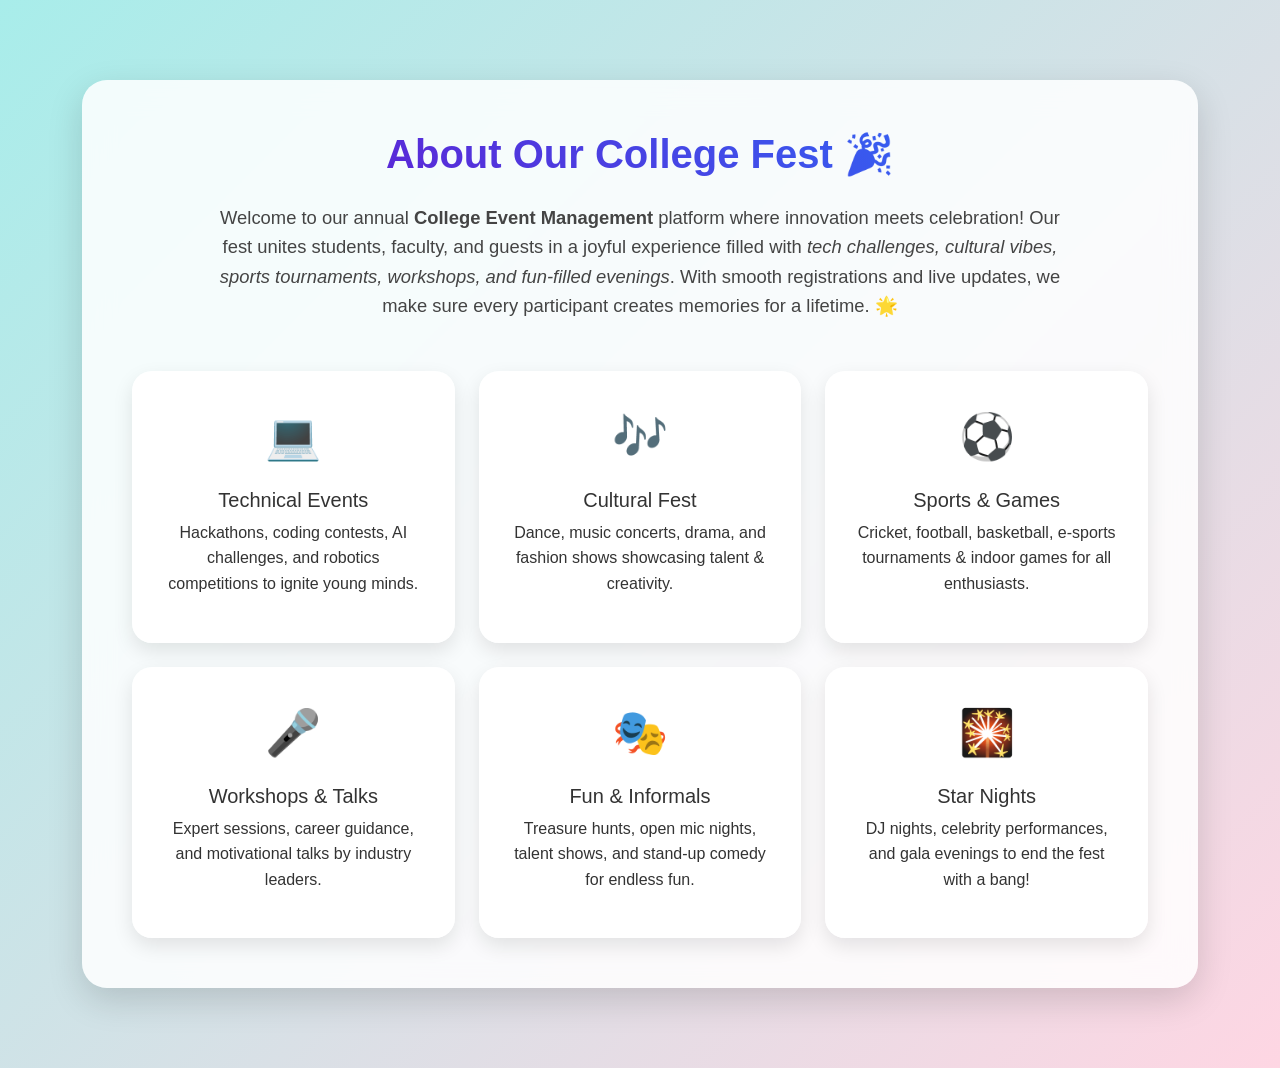
<file: about.html>
<!DOCTYPE html>
<html lang="en">
<head>
  <meta charset="UTF-8">
  <meta name="viewport" content="width=device-width, initial-scale=1">
  <title>About Us | College Event Management</title>

  <!-- Bootstrap -->
  <link href="https://cdn.jsdelivr.net/npm/bootstrap@5.3.3/dist/css/bootstrap.min.css" rel="stylesheet">

  <style>
    body {
      margin: 0;
      font-family: 'Segoe UI', Tahoma, Geneva, Verdana, sans-serif;
      background: linear-gradient(135deg, #a8edea, #fed6e3); /* fresh modern gradient */
      color: #333;
      line-height: 1.6;
    }

    .about-section {
      padding: 80px 20px;
    }

    .about-box {
      background: rgba(255, 255, 255, 0.85);
      backdrop-filter: blur(15px);
      border-radius: 25px;
      box-shadow: 0 12px 35px rgba(0,0,0,0.15);
      padding: 50px;
      animation: fadeIn 1.2s ease-in-out;
    }

    .about-title {
      text-align: center;
      font-weight: 800;
      font-size: 2.5rem;
      margin-bottom: 25px;
      background: linear-gradient(45deg, #6a11cb, #2575fc);
      -webkit-background-clip: text;
      -webkit-text-fill-color: transparent;
    }

    .about-text {
      text-align: center;
      max-width: 850px;
      margin: 0 auto 50px;
      font-size: 1.15rem;
      color: #444;
    }

    .feature-card {
      background: rgba(255, 255, 255, 0.95);
      border-radius: 20px;
      padding: 30px;
      text-align: center;
      box-shadow: 0 8px 20px rgba(0,0,0,0.1);
      transition: transform 0.4s ease, box-shadow 0.4s ease;
      height: 100%;
    }

    .feature-card:hover {
      transform: translateY(-10px) scale(1.03);
      box-shadow: 0 15px 35px rgba(0,0,0,0.25);
    }

    .feature-icon {
      font-size: 45px;
      margin-bottom: 15px;
      color: #2575fc;
    }

    @keyframes fadeIn {
      from {opacity: 0; transform: translateY(20px);}
      to {opacity: 1; transform: translateY(0);}
    }
  </style>
</head>
<body>

  <section class="about-section">
    <div class="container">
      <div class="about-box">
        <h2 class="about-title">About Our College Fest 🎉</h2>
        <p class="about-text">
          Welcome to our annual <strong>College Event Management</strong> platform where innovation meets celebration!  
          Our fest unites students, faculty, and guests in a joyful experience filled with <em>tech challenges, cultural vibes, sports tournaments, workshops, and fun-filled evenings</em>.  
          With smooth registrations and live updates, we make sure every participant creates memories for a lifetime. 🌟
        </p>

        <div class="row g-4">
          <div class="col-md-4">
            <div class="feature-card">
              <div class="feature-icon">💻</div>
              <h5>Technical Events</h5>
              <p>Hackathons, coding contests, AI challenges, and robotics competitions to ignite young minds.</p>
            </div>
          </div>

          <div class="col-md-4">
            <div class="feature-card">
              <div class="feature-icon">🎶</div>
              <h5>Cultural Fest</h5>
              <p>Dance, music concerts, drama, and fashion shows showcasing talent & creativity.</p>
            </div>
          </div>

          <div class="col-md-4">
            <div class="feature-card">
              <div class="feature-icon">⚽</div>
              <h5>Sports & Games</h5>
              <p>Cricket, football, basketball, e-sports tournaments & indoor games for all enthusiasts.</p>
            </div>
          </div>

          <div class="col-md-4">
            <div class="feature-card">
              <div class="feature-icon">🎤</div>
              <h5>Workshops & Talks</h5>
              <p>Expert sessions, career guidance, and motivational talks by industry leaders.</p>
            </div>
          </div>

          <div class="col-md-4">
            <div class="feature-card">
              <div class="feature-icon">🎭</div>
              <h5>Fun & Informals</h5>
              <p>Treasure hunts, open mic nights, talent shows, and stand-up comedy for endless fun.</p>
            </div>
          </div>

          <div class="col-md-4">
            <div class="feature-card">
              <div class="feature-icon">🎇</div>
              <h5>Star Nights</h5>
              <p>DJ nights, celebrity performances, and gala evenings to end the fest with a bang!</p>
            </div>
          </div>
        </div>

      </div>
    </div>
  </section>

  <!-- Bootstrap JS -->
  <script src="https://cdn.jsdelivr.net/npm/bootstrap@5.3.3/dist/js/bootstrap.bundle.min.js"></script>
</body>
</html>
</file>
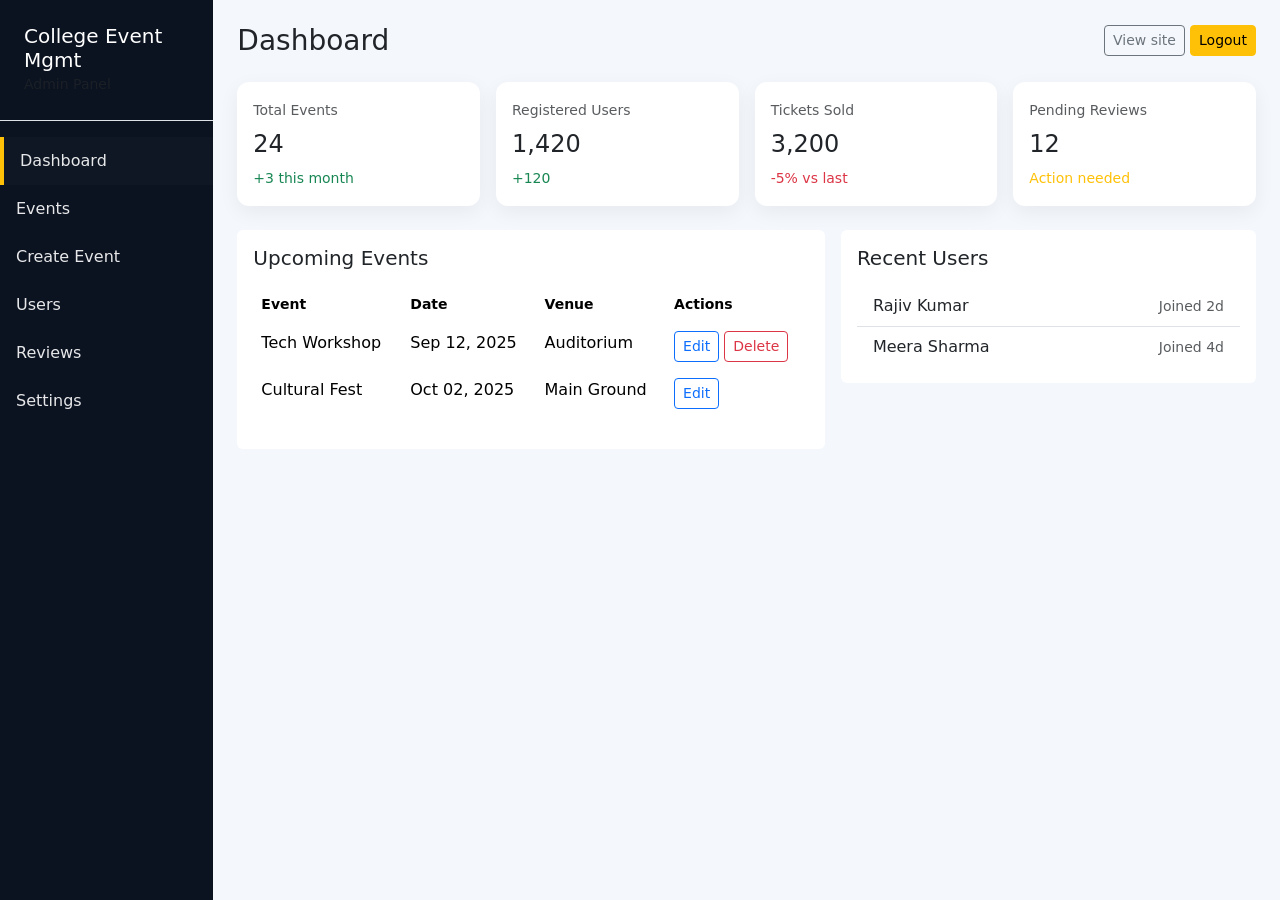
<file: admin dask.html>
<!doctype html>
<html lang="en">
<head>
  <meta charset="utf-8" />
  <meta name="viewport" content="width=device-width,initial-scale=1" />
  <title>Admin — College Event Management</title>
  <link href="https://cdn.jsdelivr.net/npm/bootstrap@5.3.2/dist/css/bootstrap.min.css" rel="stylesheet">
  <style>
    body { background:#f4f7fb; }
    .sidebar { min-height:100vh; background:#0b1220; color:#fff; }
    .sidebar a { color:rgba(255,255,255,.9); text-decoration:none; display:block; padding:.75rem 1rem; }
    .sidebar a.active { background:#0f1724; border-left:4px solid #ffc107; }
    .stat-card { border-radius:12px; box-shadow:0 6px 20px rgba(24,39,75,.06); }
    .table-wrap { max-height:320px; overflow:auto; }
    @media (max-width:768px){ .sidebar{min-height:auto} }
  </style>
</head>
<body>
<div class="container-fluid">
  <div class="row">
    <!-- Sidebar -->
    <nav class="col-lg-2 sidebar p-0">
      <div class="p-4 border-bottom">
        <h5 class="mb-0">College Event Mgmt</h5>
        <small class="text-muted">Admin Panel</small>
      </div>
      <div class="pt-3">
        <a href="#" class="active">Dashboard</a>
        <a href="#">Events</a>
        <a href="#">Create Event</a>
        <a href="#">Users</a>
        <a href="#">Reviews</a>
        <a href="#">Settings</a>
      </div>
    </nav>

    <!-- Main -->
    <main class="col-lg-10 p-4">
      <div class="d-flex justify-content-between align-items-center mb-4">
        <h3 class="m-0">Dashboard</h3>
        <div>
          <button class="btn btn-outline-secondary btn-sm">View site</button>
          <button class="btn btn-warning btn-sm">Logout</button>
        </div>
      </div>

      <!-- Stats -->
      <div class="row g-3 mb-4">
        <div class="col-sm-6 col-md-3">
          <div class="p-3 stat-card bg-white">
            <small class="text-muted">Total Events</small>
            <h4 class="mt-2">24</h4>
            <small class="text-success">+3 this month</small>
          </div>
        </div>
        <div class="col-sm-6 col-md-3">
          <div class="p-3 stat-card bg-white">
            <small class="text-muted">Registered Users</small>
            <h4 class="mt-2">1,420</h4>
            <small class="text-success">+120</small>
          </div>
        </div>
        <div class="col-sm-6 col-md-3">
          <div class="p-3 stat-card bg-white">
            <small class="text-muted">Tickets Sold</small>
            <h4 class="mt-2">3,200</h4>
            <small class="text-danger">-5% vs last</small>
          </div>
        </div>
        <div class="col-sm-6 col-md-3">
          <div class="p-3 stat-card bg-white">
            <small class="text-muted">Pending Reviews</small>
            <h4 class="mt-2">12</h4>
            <small class="text-warning">Action needed</small>
          </div>
        </div>
      </div>

      <!-- Recent events + users -->
      <div class="row g-3">
        <div class="col-lg-7">
          <div class="p-3 bg-white rounded">
            <h5>Upcoming Events</h5>
            <div class="table-wrap mt-3">
              <table class="table table-borderless table-hover">
                <thead class="small text-muted">
                  <tr><th>Event</th><th>Date</th><th>Venue</th><th>Actions</th></tr>
                </thead>
                <tbody>
                  <tr>
                    <td>Tech Workshop</td>
                    <td>Sep 12, 2025</td>
                    <td>Auditorium</td>
                    <td>
                      <button class="btn btn-sm btn-outline-primary">Edit</button>
                      <button class="btn btn-sm btn-outline-danger">Delete</button>
                    </td>
                  </tr>
                  <tr>
                    <td>Cultural Fest</td>
                    <td>Oct 02, 2025</td>
                    <td>Main Ground</td>
                    <td><button class="btn btn-sm btn-outline-primary">Edit</button></td>
                  </tr>
                  <!-- more rows -->
                </tbody>
              </table>
            </div>
          </div>
        </div>

        <div class="col-lg-5">
          <div class="p-3 bg-white rounded">
            <h5>Recent Users</h5>
            <ul class="list-group list-group-flush mt-3">
              <li class="list-group-item d-flex justify-content-between align-items-center">
                Rajiv Kumar <span class="small text-muted">Joined 2d</span>
              </li>
              <li class="list-group-item d-flex justify-content-between align-items-center">
                Meera Sharma <span class="small text-muted">Joined 4d</span>
              </li>
              <!-- more -->
            </ul>
          </div>
        </div>
      </div>

    </main>
  </div>
</div>

<script src="https://cdn.jsdelivr.net/npm/bootstrap@5.3.2/dist/js/bootstrap.bundle.min.js"></script>
</body>
</html>
</file>
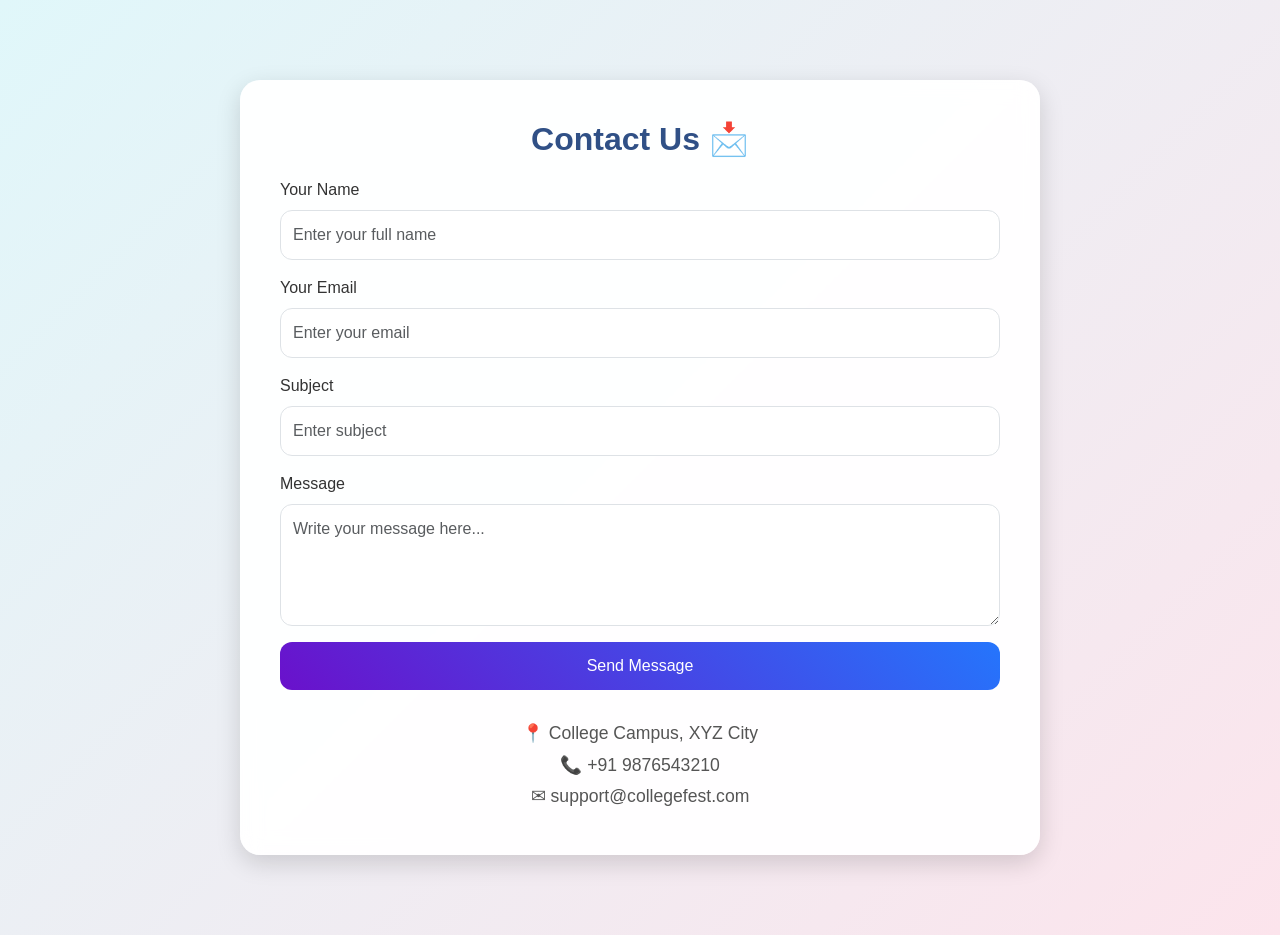
<file: contactus.html>
<!DOCTYPE html>
<html lang="en">
<head>
  <meta charset="UTF-8">
  <meta name="viewport" content="width=device-width, initial-scale=1">
  <title>Contact Us | College Event Management</title>

  <!-- Bootstrap -->
  <link href="https://cdn.jsdelivr.net/npm/bootstrap@5.3.3/dist/css/bootstrap.min.css" rel="stylesheet">

  <style>
    body {
      margin: 0;
      font-family: 'Segoe UI', Tahoma, Geneva, Verdana, sans-serif;
      background: linear-gradient(135deg, #e0f7fa, #fce4ec); /* peaceful gradient */
      color: #333;
    }

    .contact-section {
      padding: 80px 20px;
    }

    .contact-box {
      background: rgba(255, 255, 255, 0.95);
      backdrop-filter: blur(10px);
      border-radius: 20px;
      box-shadow: 0 8px 25px rgba(0,0,0,0.15);
      padding: 40px;
      max-width: 800px;
      margin: auto;
    }

    .contact-title {
      text-align: center;
      font-weight: 700;
      font-size: 2rem;
      margin-bottom: 20px;
      color: #305086;
    }

    .form-control, .btn {
      border-radius: 12px;
      padding: 12px;
      font-size: 1rem;
    }

    .btn-primary {
      background: linear-gradient(45deg, #6a11cb, #2575fc);
      border: none;
      transition: 0.3s;
    }

    .btn-primary:hover {
      background: linear-gradient(45deg, #2575fc, #6a11cb);
      transform: translateY(-2px);
    }

    .contact-info {
      margin-top: 30px;
      text-align: center;
      font-size: 1.1rem;
      color: #555;
    }

    .contact-info p {
      margin: 5px 0;
    }
  </style>
</head>
<body>

  <section class="contact-section">
    <div class="contact-box">
      <h2 class="contact-title">Contact Us 📩</h2>
      <form>
        <div class="mb-3">
          <label for="name" class="form-label">Your Name</label>
          <input type="text" class="form-control" id="name" placeholder="Enter your full name" required>
        </div>
        <div class="mb-3">
          <label for="email" class="form-label">Your Email</label>
          <input type="email" class="form-control" id="email" placeholder="Enter your email" required>
        </div>
        <div class="mb-3">
          <label for="subject" class="form-label">Subject</label>
          <input type="text" class="form-control" id="subject" placeholder="Enter subject" required>
        </div>
        <div class="mb-3">
          <label for="message" class="form-label">Message</label>
          <textarea class="form-control" id="message" rows="4" placeholder="Write your message here..." required></textarea>
        </div>
        <button type="submit" class="btn btn-primary w-100">Send Message</button>
      </form>

      <div class="contact-info">
        <p>📍 College Campus, XYZ City</p>
        <p>📞 ‪+91 9876543210‬</p>
        <p>✉ support@collegefest.com</p>
      </div>
    </div>
  </section>

  <!-- Bootstrap JS -->
  <script src="https://cdn.jsdelivr.net/npm/bootstrap@5.3.3/dist/js/bootstrap.bundle.min.js"></script>
</body>
</html>
</file>
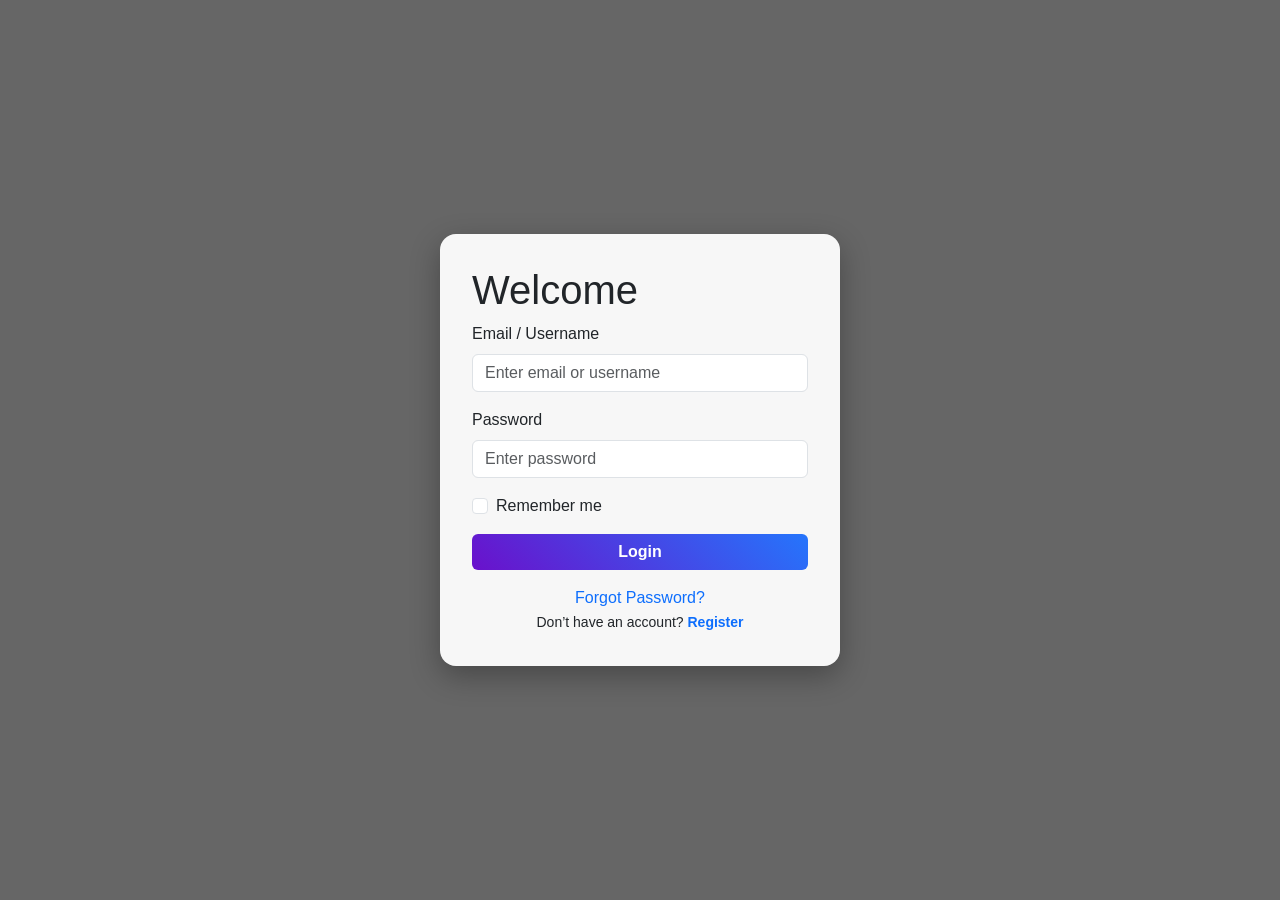
<file: login.html>
<!DOCTYPE html>
<html lang="en">
<head>
  <meta charset="UTF-8">
  <meta name="viewport" content="width=device-width, initial-scale=1">
  <title>Login Page</title>

  <!-- Bootstrap CSS -->
  <link href="https://cdn.jsdelivr.net/npm/bootstrap@5.3.3/dist/css/bootstrap.min.css" rel="stylesheet">

  <style>
    body {
      min-height: 100vh;
      margin: 0;
      font-family: 'Segoe UI', Tahoma, Geneva, Verdana, sans-serif;

      /* Background image with overlay */
      background: url('https://images.unsplash.com/photo-1508780709619-79562169bc64?auto=format&fit=crop&w=1920&q=80') no-repeat center center/cover;
      position: relative;
    }

    body::before {
      content: "";
      position: absolute;
      top: 0; left: 0; right: 0; bottom: 0;
      background: rgba(0, 0, 0, 0.6); /* dark overlay */
      z-index: 0;
    }

    .login-box {
      position: relative;
      z-index: 1;
      background: rgba(255, 255, 255, 0.95);
      padding: 2rem;
      border-radius: 1rem;
      box-shadow: 0 10px 30px rgba(0,0,0,0.3);
      width: 100%;
      max-width: 400px;
      animation: fadeIn 1s ease-in-out;
    }

    .login-box h2 {
      text-align: center;
      margin-bottom: 1.5rem;
      color: #222;
      font-weight: bold;
    }

    .btn-primary {
      background: linear-gradient(45deg, #6a11cb, #2575fc);
      border: none;
      font-weight: bold;
      transition: transform 0.2s;
    }

    .btn-primary:hover {
      transform: scale(1.05);
      background: linear-gradient(45deg, #2575fc, #6a11cb);
    }

    .login-container {
      display: flex;
      align-items: center;
      justify-content: center;
      min-height: 100vh;
    }

    @keyframes fadeIn {
      from {opacity: 0; transform: translateY(-20px);}
      to {opacity: 1; transform: translateY(0);}
    }
  </style>
</head>
<body>
  <div class="login-container">
    <div class="login-box">
      <h1>Welcome </h1>
      <form>
        <!-- Username / Email -->
        <div class="mb-3">
          <label for="username" class="form-label">Email / Username</label>
          <input type="text" class="form-control" id="username" placeholder="Enter email or username" required>
        </div>

        <!-- Password -->
        <div class="mb-3">
          <label for="password" class="form-label">Password</label>
          <input type="password" class="form-control" id="password" placeholder="Enter password" required>
        </div>

        <!-- Remember me -->
        <div class="mb-3 form-check">
          <input type="checkbox" class="form-check-input" id="remember">
          <label class="form-check-label" for="remember">Remember me</label>
        </div>

        <!-- Submit button -->
        <button type="submit" class="btn btn-primary w-100">Login</button>

        <!-- Extra links -->
        <div class="mt-3 text-center">
          <a href="#" class="text-decoration-none">Forgot Password?</a><br>
          <small>Don’t have an account? <a href="#" class="text-decoration-none fw-bold">Register</a></small>
        </div>
      </form>
    </div>
  </div>

  <!-- Bootstrap JS -->
  <script src="https://cdn.jsdelivr.net/npm/bootstrap@5.3.3/dist/js/bootstrap.bundle.min.js"></script>
</body>
</html>
</file>
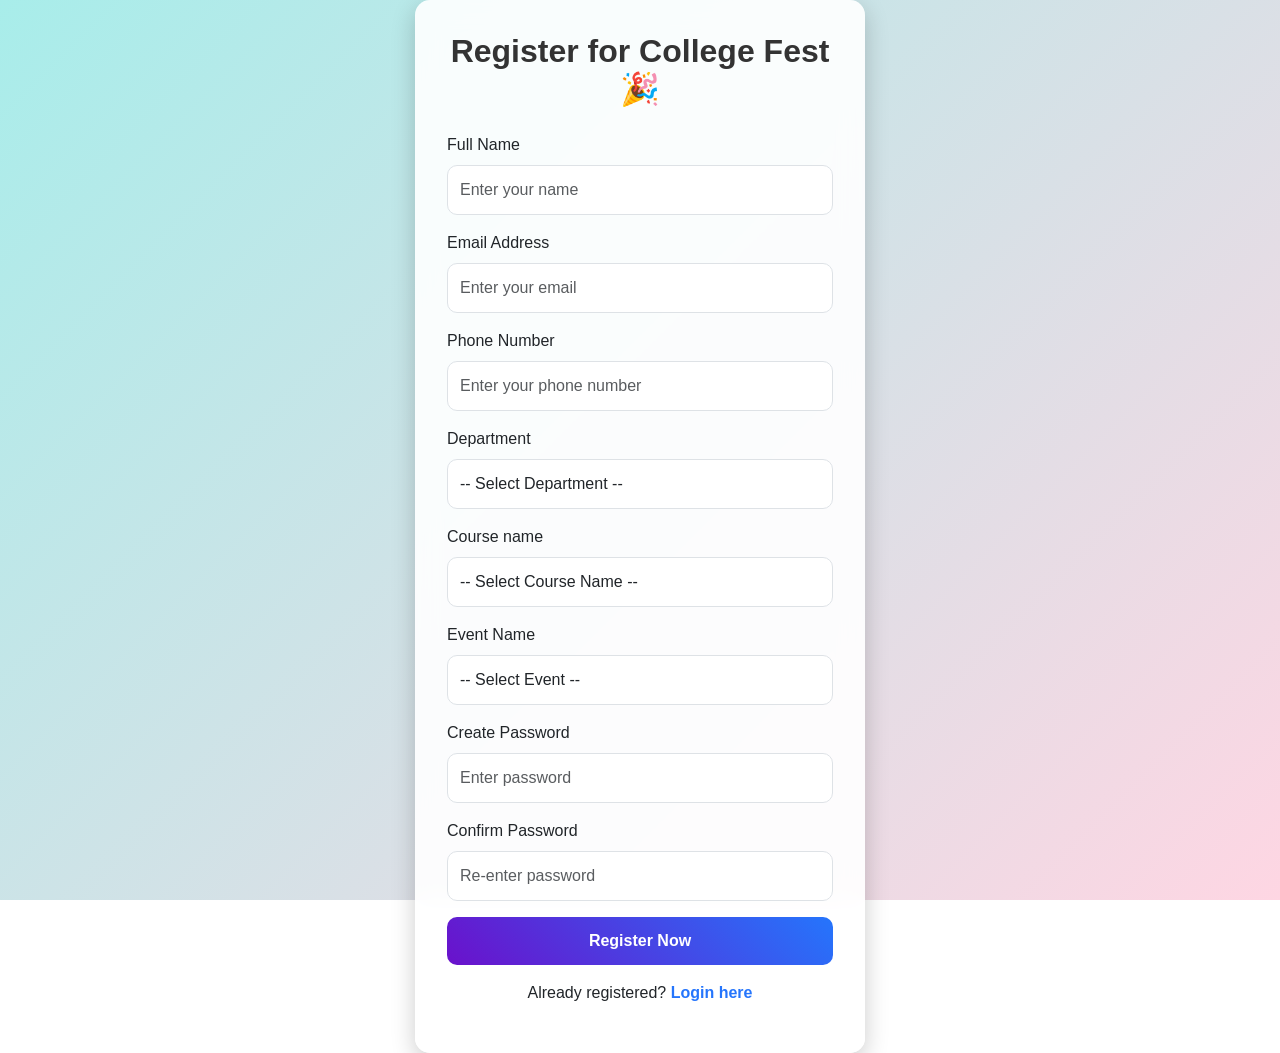
<file: register.html>
<!DOCTYPE html>
<html lang="en">
<head>
  <meta charset="UTF-8">
  <meta name="viewport" content="width=device-width, initial-scale=1">
  <title>Register | College Event</title>

  <!-- Bootstrap -->
  <link href="https://cdn.jsdelivr.net/npm/bootstrap@5.3.3/dist/css/bootstrap.min.css" rel="stylesheet">

  <style>
    /* Peaceful background */
    body {
      margin: 0;
      font-family: 'Segoe UI', Tahoma, Geneva, Verdana, sans-serif;
      min-height: 100vh;
      display: flex;
      justify-content: center;
      align-items: center;
      background: linear-gradient(135deg, #a8edea 0%, #fed6e3 100%);
      background-attachment: fixed;
    }

    /* Glass form box */
    .register-box {
      background: rgba(255, 255, 255, 0.9);
      backdrop-filter: blur(12px);
      padding: 2rem;
      border-radius: 15px;
      box-shadow: 0 8px 25px rgba(0,0,0,0.2);
      width: 100%;
      max-width: 450px;
      animation: fadeIn 1s ease-in-out;
    }

    .register-box h2 {
      text-align: center;
      font-weight: 700;
      color: #333;
      margin-bottom: 1.5rem;
    }

    /* Form controls */
    .form-control {
      border-radius: 10px;
      padding: 12px;
    }

    /* Button styling */
    .btn-register {
      background: linear-gradient(45deg, #6a11cb, #2575fc);
      border: none;
      border-radius: 10px;
      padding: 12px;
      font-size: 1rem;
      font-weight: bold;
      color: #fff;
      transition: transform 0.2s, box-shadow 0.2s;
    }

    .btn-register:hover {
      transform: translateY(-3px);
      box-shadow: 0 6px 20px rgba(0,0,0,0.2);
      background: linear-gradient(45deg, #2575fc, #6a11cb);
    }

    /* Extra links */
    .extra-links {
      text-align: center;
      margin-top: 15px;
    }

    .extra-links a {
      text-decoration: none;
      font-weight: bold;
      color: #2575fc;
    }

    .extra-links a:hover {
      text-decoration: underline;
    }

    /* Animation */
    @keyframes fadeIn {
      from {opacity: 0; transform: translateY(-20px);}
      to {opacity: 1; transform: translateY(0);}
    }
  </style>
</head>
<body>

  <div class="register-box">
    <h2>Register for College Fest 🎉</h2>
    <form>
      <!-- Full Name -->
      <div class="mb-3">
        <label for="fullname" class="form-label">Full Name</label>
        <input type="text" class="form-control" id="fullname" placeholder="Enter your name" required>
      </div>

      <!-- Email -->
      <div class="mb-3">
        <label for="email" class="form-label">Email Address</label>
        <input type="email" class="form-control" id="email" placeholder="Enter your email" required>
      </div>

      <!-- Phone -->
      <div class="mb-3">
        <label for="phone" class="form-label">Phone Number</label>
        <input type="tel" class="form-control" id="phone" placeholder="Enter your phone number" required>
      </div>

      <!-- Department -->
      <div class="mb-3">
        <label for="department" class="form-label">Department</label>
        <select class="form-control" id="department" required>
          <option value="">-- Select Department --</option>
          <option>Computer Science</option>
          <option>Electronics</option>
          <option>Mechanical</option>
          <option>Civil</option>
          <option>Management</option>
        </select>
      </div>
 <div class="mb-3">
        <label for="department" class="form-label">Course name</label>
        <select class="form-control" id="department" required>
          <option value="">--  Select Course Name --</option>
          <option>B.tech</option>
          <option>BCA</option>
          <option>M.Tech</option>
          <option>MBA</option>
          <option>B.A</option>
        </select>
      </div>
      <div class="mb-3">
  <label for="event" class="form-label">Event Name</label>
  <select class="form-control" id="event" required>
    <option value="">-- Select Event --</option>
    <option>Technical Quiz</option>
    <option>Coding Contest</option>
    <option>Hackathon</option>
    <option>Dance Competition</option>
    <option>Music Show</option>
    <option>Drama / Skit</option>
    <option>Sports Tournament</option>
    <option>Art & Poster Exhibition</option>
    <option>Debate Competition</option>
    <option>Treasure Hunt</option>
  </select>
</div>
      <!-- Password -->
      <div class="mb-3">
        <label for="password" class="form-label">Create Password</label>
        <input type="password" class="form-control" id="password" placeholder="Enter password" required>
      </div>

      <!-- Confirm Password -->
      <div class="mb-3">
        <label for="confirmpassword" class="form-label">Confirm Password</label>
        <input type="password" class="form-control" id="confirmpassword" placeholder="Re-enter password" required>
      </div>

      <!-- Submit -->
      <button type="submit" class="btn btn-register w-100">Register Now</button>

      <!-- Extra links -->
      <div class="extra-links">
        <p class="mt-3">Already registered? <a href="#">Login here</a></p>
      </div>
    </form>
  </div>

  <!-- Bootstrap JS -->
  <script src="https://cdn.jsdelivr.net/npm/bootstrap@5.3.3/dist/js/bootstrap.bundle.min.js"></script>
</body>
</html>
</file>
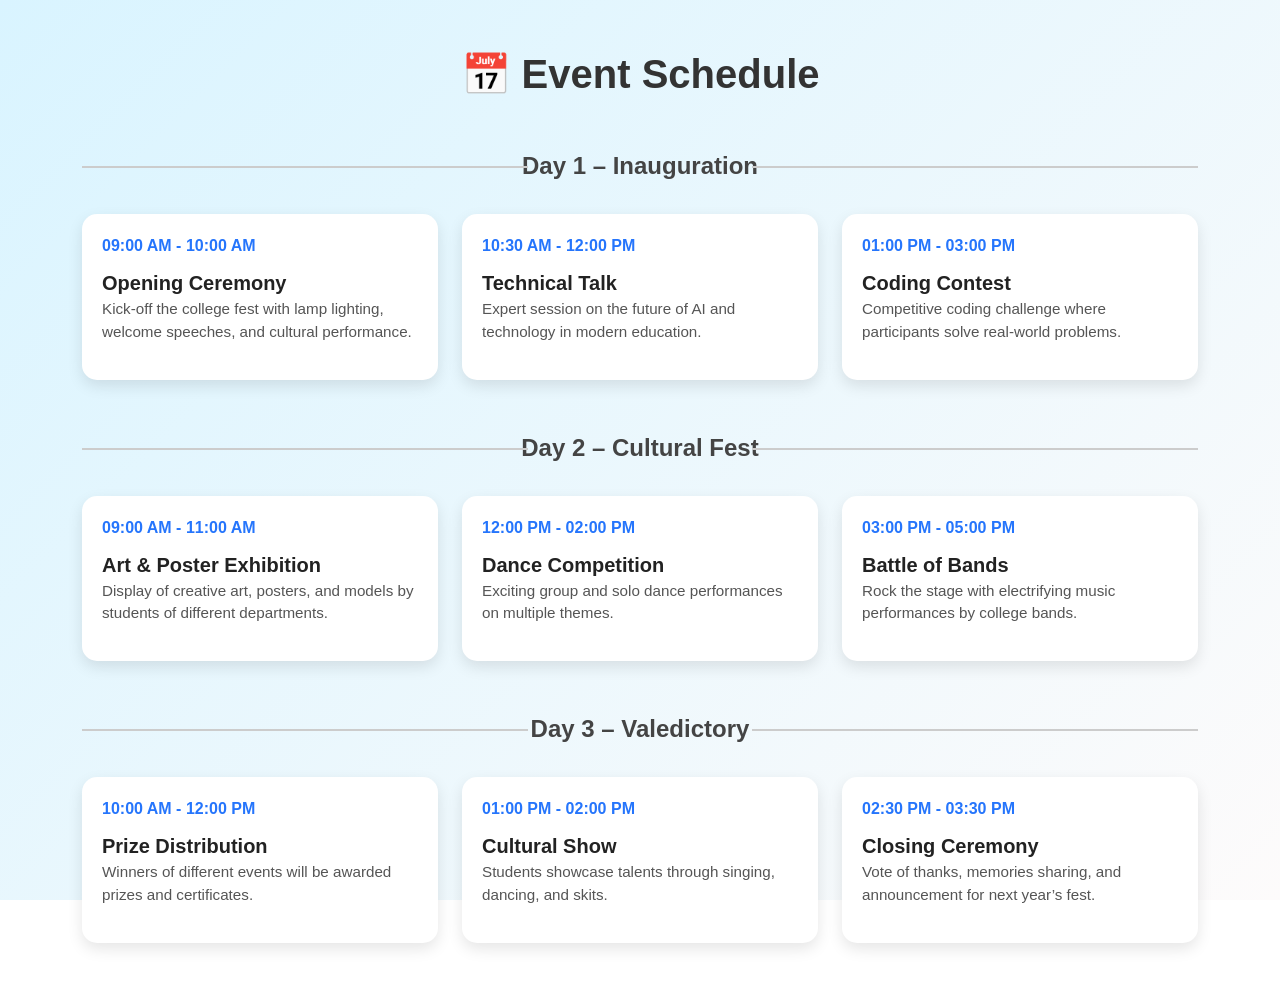
<file: schedule.html>
<!DOCTYPE html>
<html lang="en">
<head>
  <meta charset="UTF-8">
  <meta name="viewport" content="width=device-width, initial-scale=1">
  <title>Event Schedule | College Fest</title>

  <!-- Bootstrap -->
  <link href="https://cdn.jsdelivr.net/npm/bootstrap@5.3.3/dist/css/bootstrap.min.css" rel="stylesheet">

  <style>
    /* Peaceful background */
    body {
      margin: 0;
      font-family: 'Segoe UI', Tahoma, Geneva, Verdana, sans-serif;
      background: linear-gradient(135deg, #d9f4ff, #fdfbfb);
      background-attachment: fixed;
      min-height: 100vh;
      padding: 50px 0;
    }

    /* Section heading */
    h1 {
      text-align: center;
      font-weight: 700;
      color: #333;
      margin-bottom: 40px;
    }

    /* Event Card */
    .event-card {
      background: #fff;
      border-radius: 15px;
      padding: 20px;
      box-shadow: 0 6px 15px rgba(0,0,0,0.1);
      transition: transform 0.3s, box-shadow 0.3s;
    }

    .event-card:hover {
      transform: translateY(-8px);
      box-shadow: 0 10px 25px rgba(0,0,0,0.2);
    }

    .event-time {
      font-weight: bold;
      color: #2575fc;
    }

    .event-title {
      font-size: 1.25rem;
      font-weight: 600;
      margin-top: 10px;
      color: #222;
    }

    .event-desc {
      font-size: 0.95rem;
      color: #555;
    }

    /* Subtle divider */
    .day-divider {
      text-align: center;
      margin: 50px 0 30px;
      font-weight: 700;
      color: #444;
      font-size: 1.5rem;
      position: relative;
    }

    .day-divider::before,
    .day-divider::after {
      content: "";
      position: absolute;
      top: 50%;
      width: 40%;
      height: 2px;
      background: #ccc;
    }

    .day-divider::before { left: 0; }
    .day-divider::after { right: 0; }
  </style>
</head>
<body>

  <div class="container">
    <h1>📅 Event Schedule</h1>

    <!-- Day 1 -->
    <div class="day-divider">Day 1 – Inauguration</div>
    <div class="row g-4">
      <div class="col-md-4">
        <div class="event-card">
          <div class="event-time">09:00 AM - 10:00 AM</div>
          <div class="event-title">Opening Ceremony</div>
          <p class="event-desc">Kick-off the college fest with lamp lighting, welcome speeches, and cultural performance.</p>
        </div>
      </div>
      <div class="col-md-4">
        <div class="event-card">
          <div class="event-time">10:30 AM - 12:00 PM</div>
          <div class="event-title">Technical Talk</div>
          <p class="event-desc">Expert session on the future of AI and technology in modern education.</p>
        </div>
      </div>
      <div class="col-md-4">
        <div class="event-card">
          <div class="event-time">01:00 PM - 03:00 PM</div>
          <div class="event-title">Coding Contest</div>
          <p class="event-desc">Competitive coding challenge where participants solve real-world problems.</p>
        </div>
      </div>
    </div>

    <!-- Day 2 -->
    <div class="day-divider">Day 2 – Cultural Fest</div>
    <div class="row g-4">
      <div class="col-md-4">
        <div class="event-card">
          <div class="event-time">09:00 AM - 11:00 AM</div>
          <div class="event-title">Art & Poster Exhibition</div>
          <p class="event-desc">Display of creative art, posters, and models by students of different departments.</p>
        </div>
      </div>
      <div class="col-md-4">
        <div class="event-card">
          <div class="event-time">12:00 PM - 02:00 PM</div>
          <div class="event-title">Dance Competition</div>
          <p class="event-desc">Exciting group and solo dance performances on multiple themes.</p>
        </div>
      </div>
      <div class="col-md-4">
        <div class="event-card">
          <div class="event-time">03:00 PM - 05:00 PM</div>
          <div class="event-title">Battle of Bands</div>
          <p class="event-desc">Rock the stage with electrifying music performances by college bands.</p>
        </div>
      </div>
    </div>

    <!-- Day 3 -->
    <div class="day-divider">Day 3 – Valedictory</div>
    <div class="row g-4">
      <div class="col-md-4">
        <div class="event-card">
          <div class="event-time">10:00 AM - 12:00 PM</div>
          <div class="event-title">Prize Distribution</div>
          <p class="event-desc">Winners of different events will be awarded prizes and certificates.</p>
        </div>
      </div>
      <div class="col-md-4">
        <div class="event-card">
          <div class="event-time">01:00 PM - 02:00 PM</div>
          <div class="event-title">Cultural Show</div>
          <p class="event-desc">Students showcase talents through singing, dancing, and skits.</p>
        </div>
      </div>
      <div class="col-md-4">
        <div class="event-card">
          <div class="event-time">02:30 PM - 03:30 PM</div>
          <div class="event-title">Closing Ceremony</div>
          <p class="event-desc">Vote of thanks, memories sharing, and announcement for next year’s fest.</p>
        </div>
      </div>
    </div>
  </div>

  <!-- Bootstrap JS -->
  <script src="https://cdn.jsdelivr.net/npm/bootstrap@5.3.3/dist/js/bootstrap.bundle.min.js"></script>
</body>
</html>
</file>
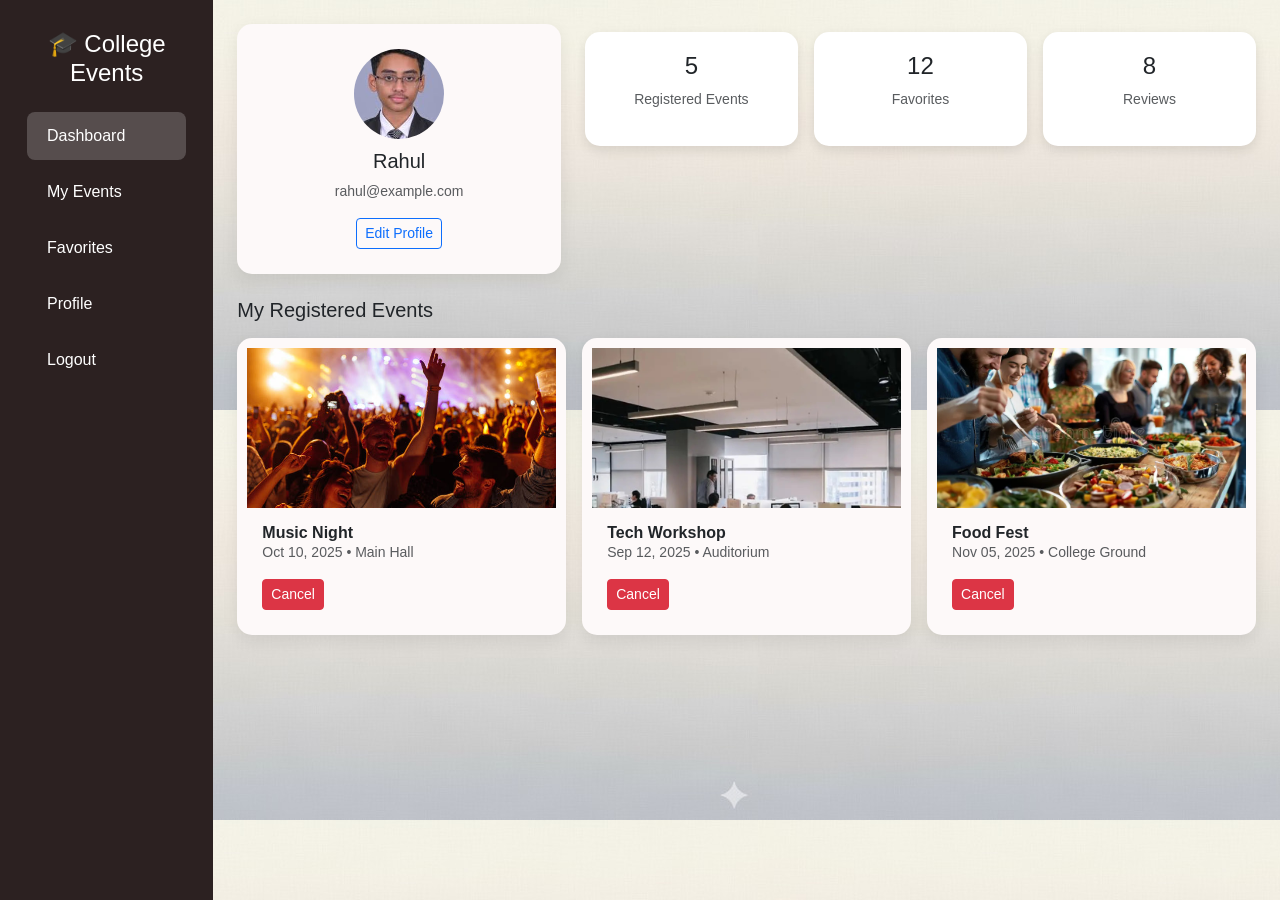
<file: user dsk.html>
<!doctype html>
<html lang="en">
<head>
  <meta charset="utf-8" />
  <meta name="viewport" content="width=device-width,initial-scale=1" />
  <title>User Dashboard — College Event Management</title>
  <link href="https://cdn.jsdelivr.net/npm/bootstrap@5.3.2/dist/css/bootstrap.min.css" rel="stylesheet">
  <style>
    body { background-image:url("bkkk.jpg"); font-family: 'Segoe UI', sans-serif; }
    .sidebar {
      min-height: 100vh;
      background:rgb(44, 33, 33);
      color: #fff;
      padding-top: 30px;
    }
    .sidebar a {
      display: block;
      padding: 12px 20px;
      margin: 8px 15px;
      border-radius: 8px;
      color: #fff;
      text-decoration: none;
      transition: 0.3s;
    }
    .sidebar a:hover, .sidebar a.active {
      background: rgba(255,255,255,0.2);
    }
    .profile-box {
      background: #fdf9f9;
      border-radius: 15px;
      padding: 25px;
      box-shadow: 0 6px 18px rgba(0,0,0,.08);
      text-align: center;
    }
    .profile-box img {
      border-radius: 50%;
      width: 90px;
      height: 90px;
      object-fit: cover;
      margin-bottom: 10px;
    }
   .stats-card {
  background-color: #ffffff !important; /* solid white */
  border-radius: 15px;
  padding: 20px;
  text-align: center;
  box-shadow: 0 4px 12px rgba(0,0,0,.1);
}
.col-sm-4 {
  padding: 0.5rem; /* avoid body showing around card */
}

    .stats-card:hover { transform: translateY(-5px); }
    .event-card {
      border-radius: 15px;
      background-color: #fdf9f9;
      overflow: hidden;
      padding: 10px;
      position: relative;
      box-shadow: 0 6px 16px rgba(0,0,0,.08);
      transition: transform .3s;
    }
    .event-card:hover { transform: scale(1.03); }
    .event-card img {
      width: 100%;
      height: 160px;
      object-fit: cover;
    }
    .event-info { padding: 15px; }
    .event-info h6 { margin: 0; font-weight: 600; }
    .col-md-3 col-lg-2 sidebar{
      background-color: black;
    }
  </style>
</head>
<body>
<div class="container-fluid">
  <div class="row">
    
    <!-- Sidebar -->
    <aside class="col-md-3 col-lg-2 sidebar">
      <h4 class="text-center mb-4">🎓 College Events</h4>
      <a href="#" class="active">Dashboard</a>
      <a href="#">My Events</a>
      <a href="#">Favorites</a>
      <a href="#">Profile</a>
      <a href="#">Logout</a>
    </aside>
    
    <!-- Main -->
    <main class="col-md-9 col-lg-10 p-4">
      
      <!-- Profile -->
      <div class="row mb-4">
        <div class="col-md-4">
          <div class="profile-box">
            <img src="passport user image.jpg" alt="profile">
            <h5>Rahul</h5>
            <p class="text-muted small">rahul@example.com</p>
            <button class="btn btn-outline-primary btn-sm">Edit Profile</button>
          </div>
        </div>
        <div class="col-md-8">
          <div class="row g-3">
            <div class="col-sm-4">
              <div class="stats-card">
                <h4>5</h4>
                <p class="text-muted small">Registered Events</p>
              </div>
            </div>
            <div class="col-sm-4">
              <div class="stats-card">
                <h4>12</h4>
                <p class="text-muted small">Favorites</p>
              </div>
            </div>
            <div class="col-sm-4">
              <div class="stats-card">
                <h4>8</h4>
                <p class="text-muted small">Reviews</p>
              </div>
            </div>
          </div>
        </div>
      </div>
      
      <!-- Registered Events -->
<h5 class="mb-3">My Registered Events</h5>
<div class="row g-3">
  <div class="col-md-4">
    <div class="event-card">
      <img src="music night.jpg" alt="event">
      <div class="event-info">
        <h6>Music Night</h6>
        <p class="text-muted small">Oct 10, 2025 • Main Hall</p>
        <button class="btn btn-sm btn-danger">Cancel</button>
      </div>
    </div>
  </div>

  <div class="col-md-4">
    <div class="event-card">
      <img src="workshop 1 (1).jpg" alt="event">
      <div class="event-info">
        <h6>Tech Workshop</h6>
        <p class="text-muted small">Sep 12, 2025 • Auditorium</p>
        <button class="btn btn-sm btn-danger">Cancel</button>
      </div>
    </div>
  </div>

  <!-- ✅ New Registered Event -->
  <div class="col-md-4">
    <div class="event-card">
      <img src="food fest 1.jpg" alt="event">
      <div class="event-info">
        <h6>Food Fest</h6>
        <p class="text-muted small">Nov 05, 2025 • College Ground</p>
        <button class="btn btn-sm btn-danger">Cancel</button>
      </div>
    </div>
  </div>
</div>

              
      
    </main>
  </div>
</div>
</body>
</html>
</file>
